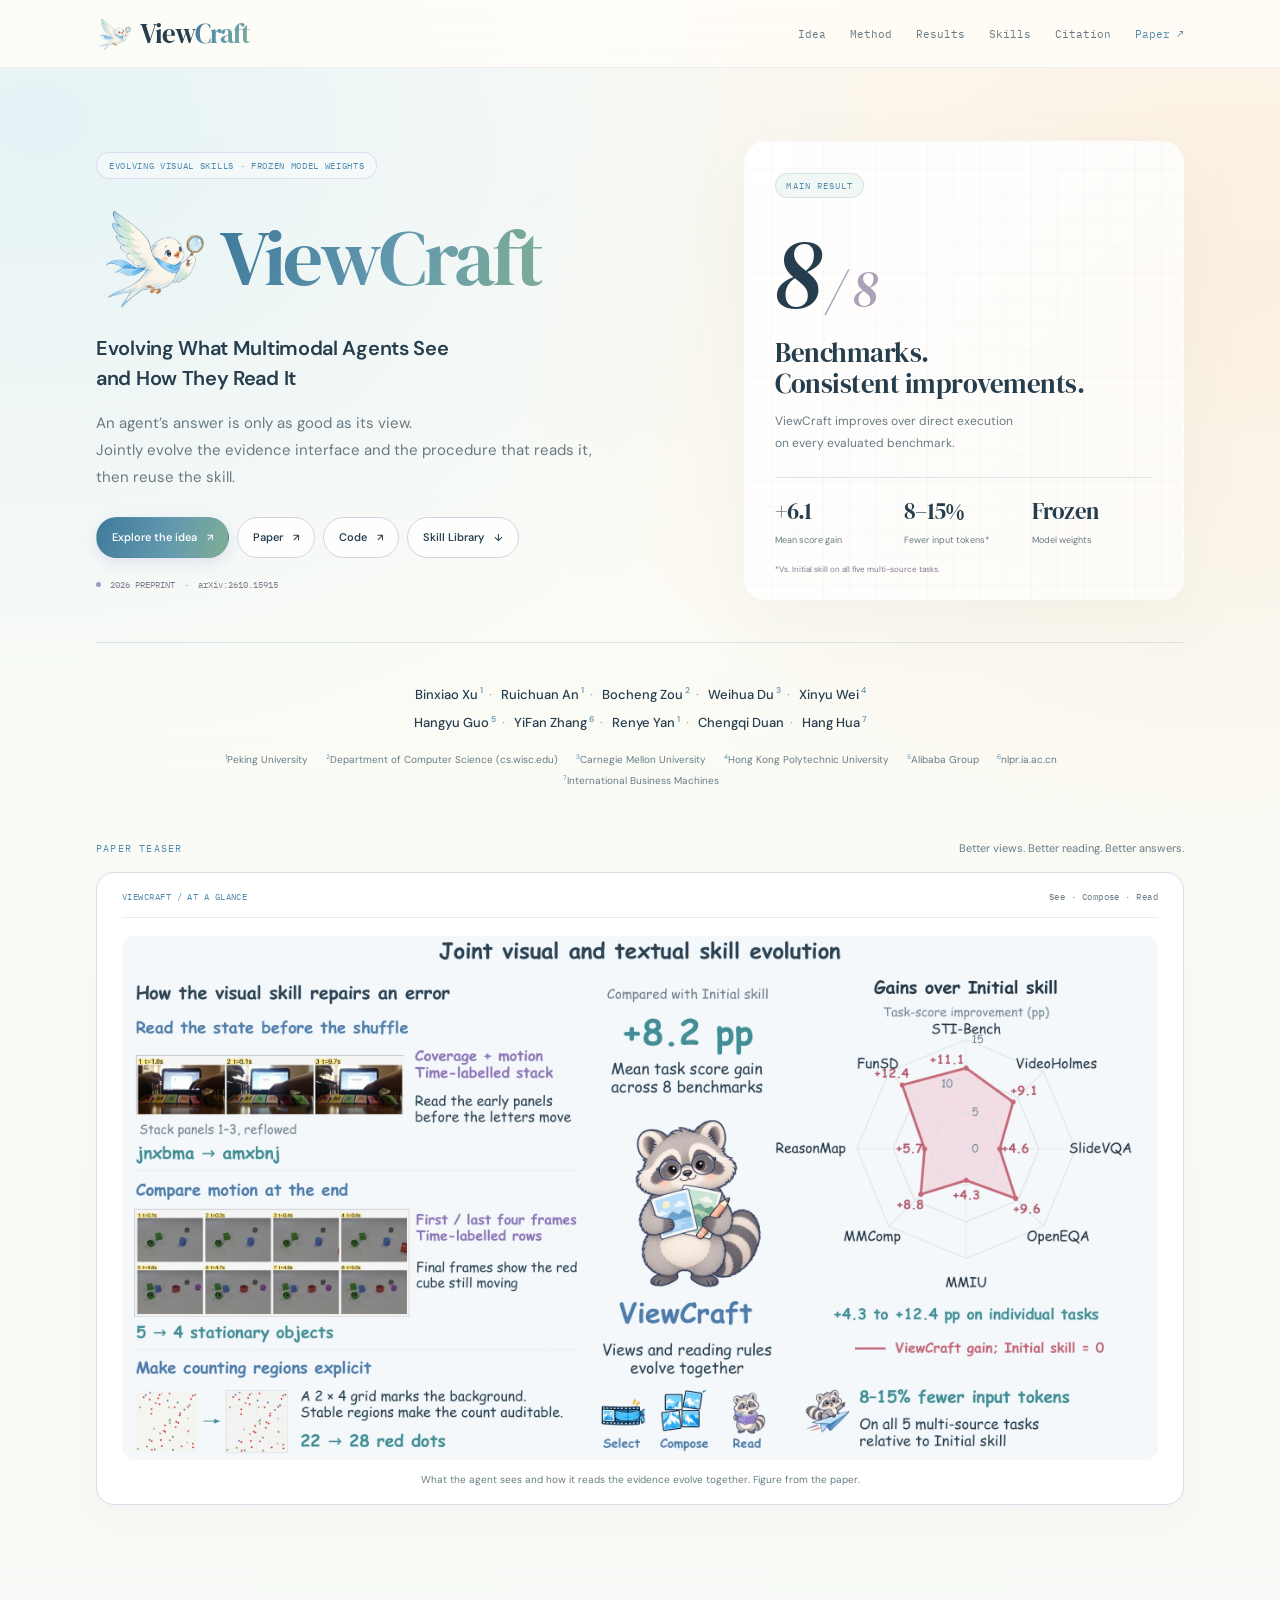
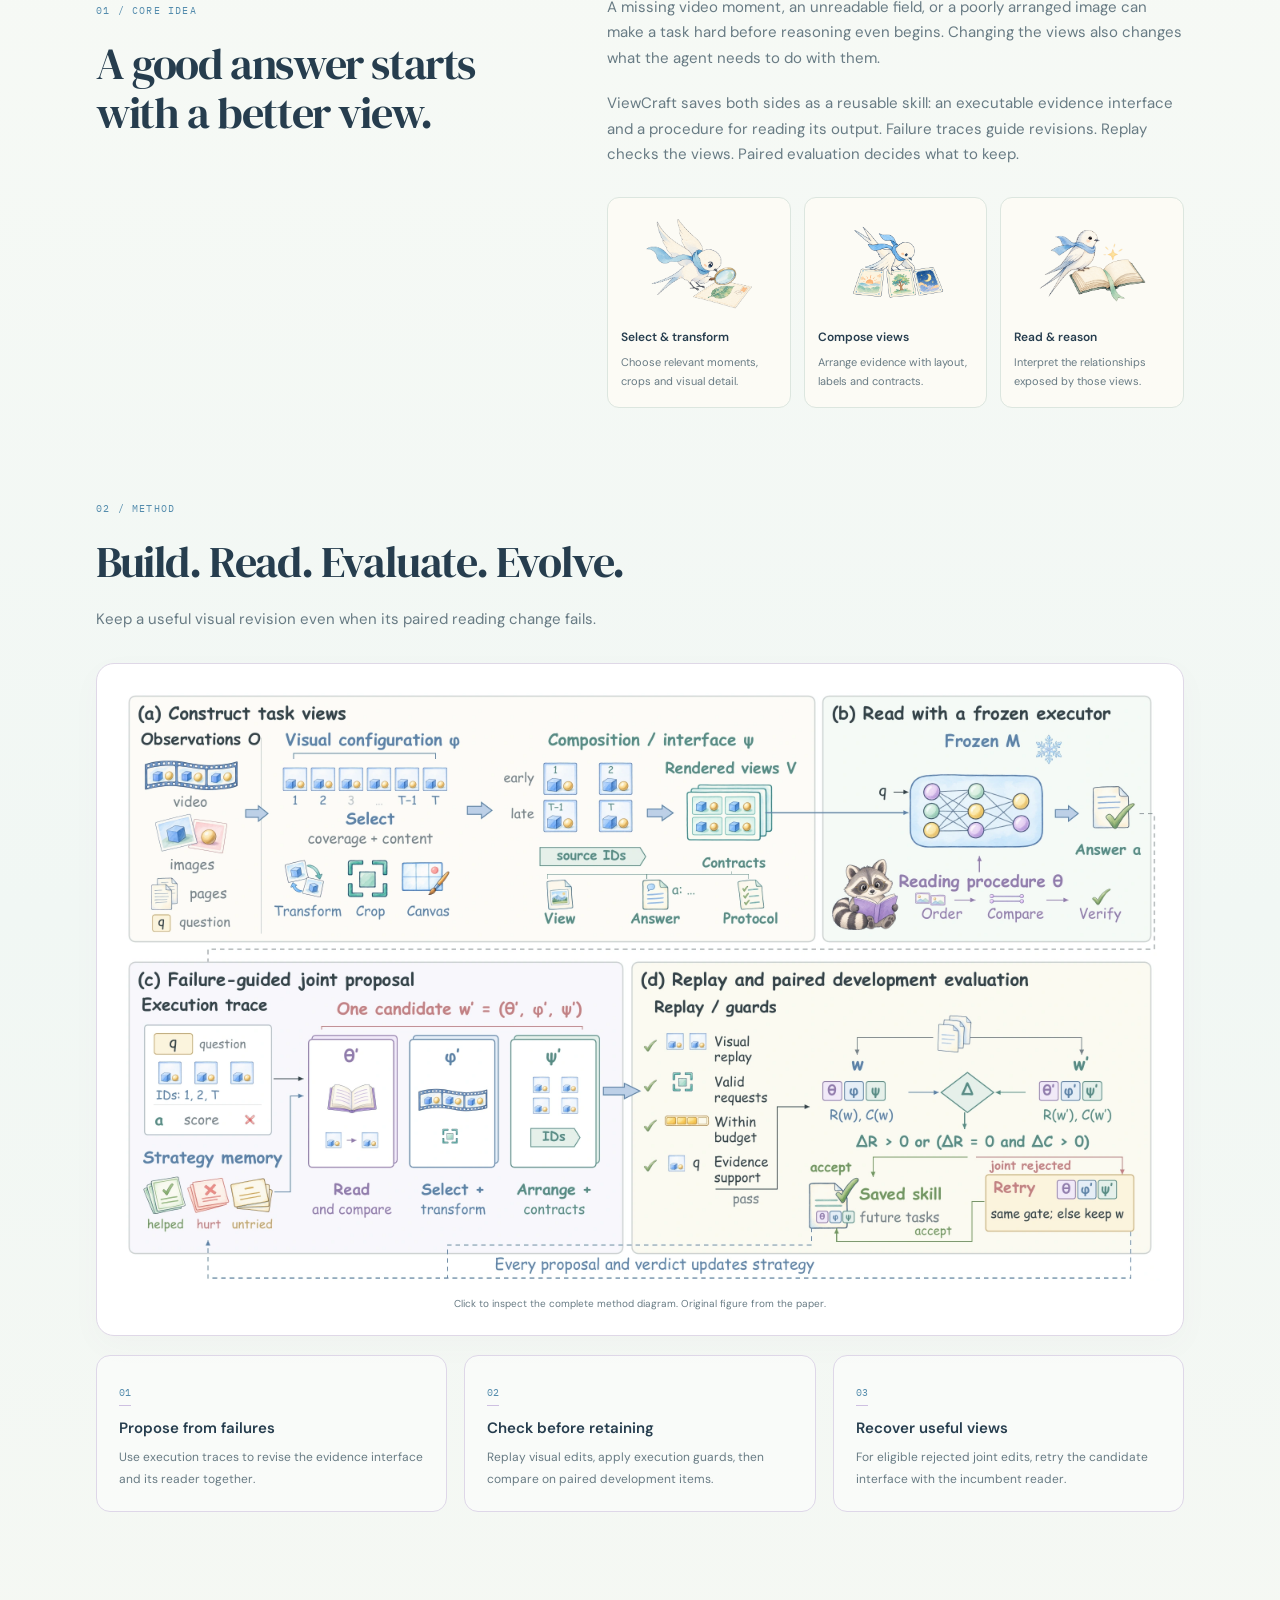
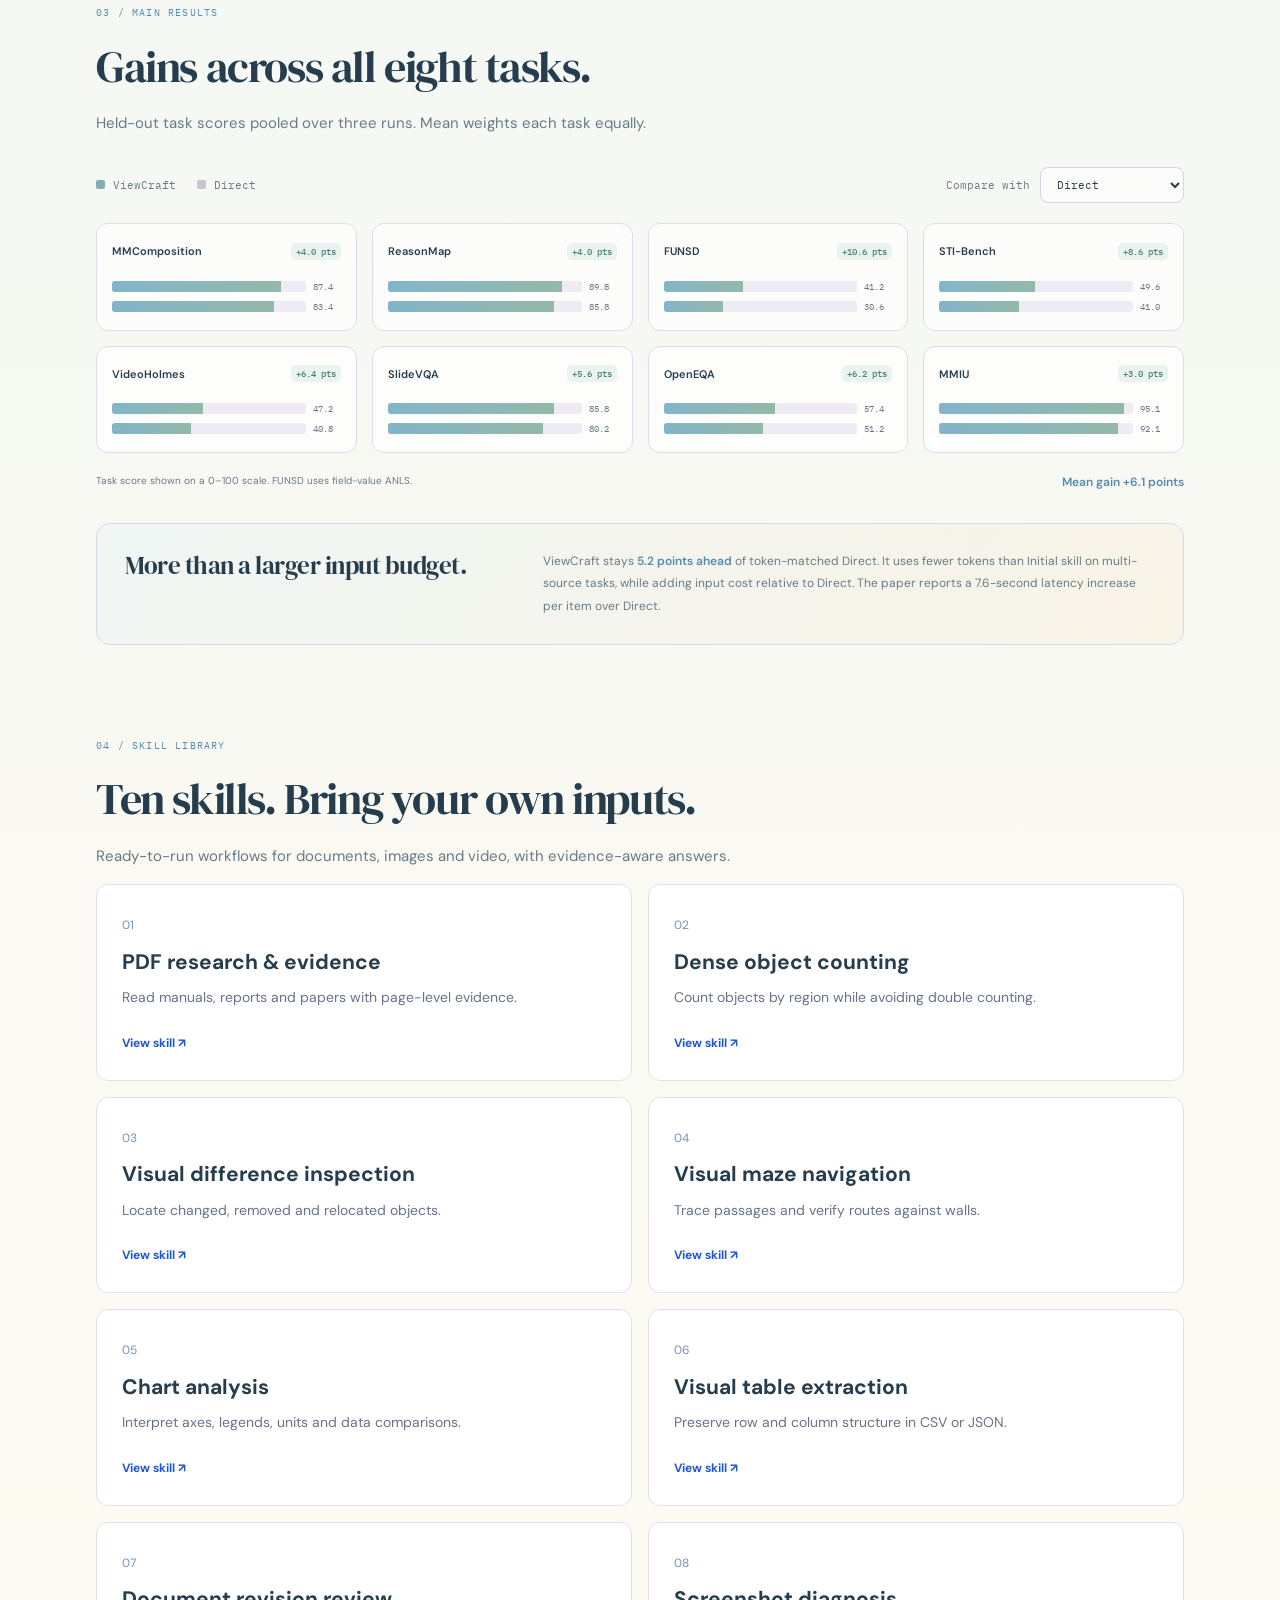
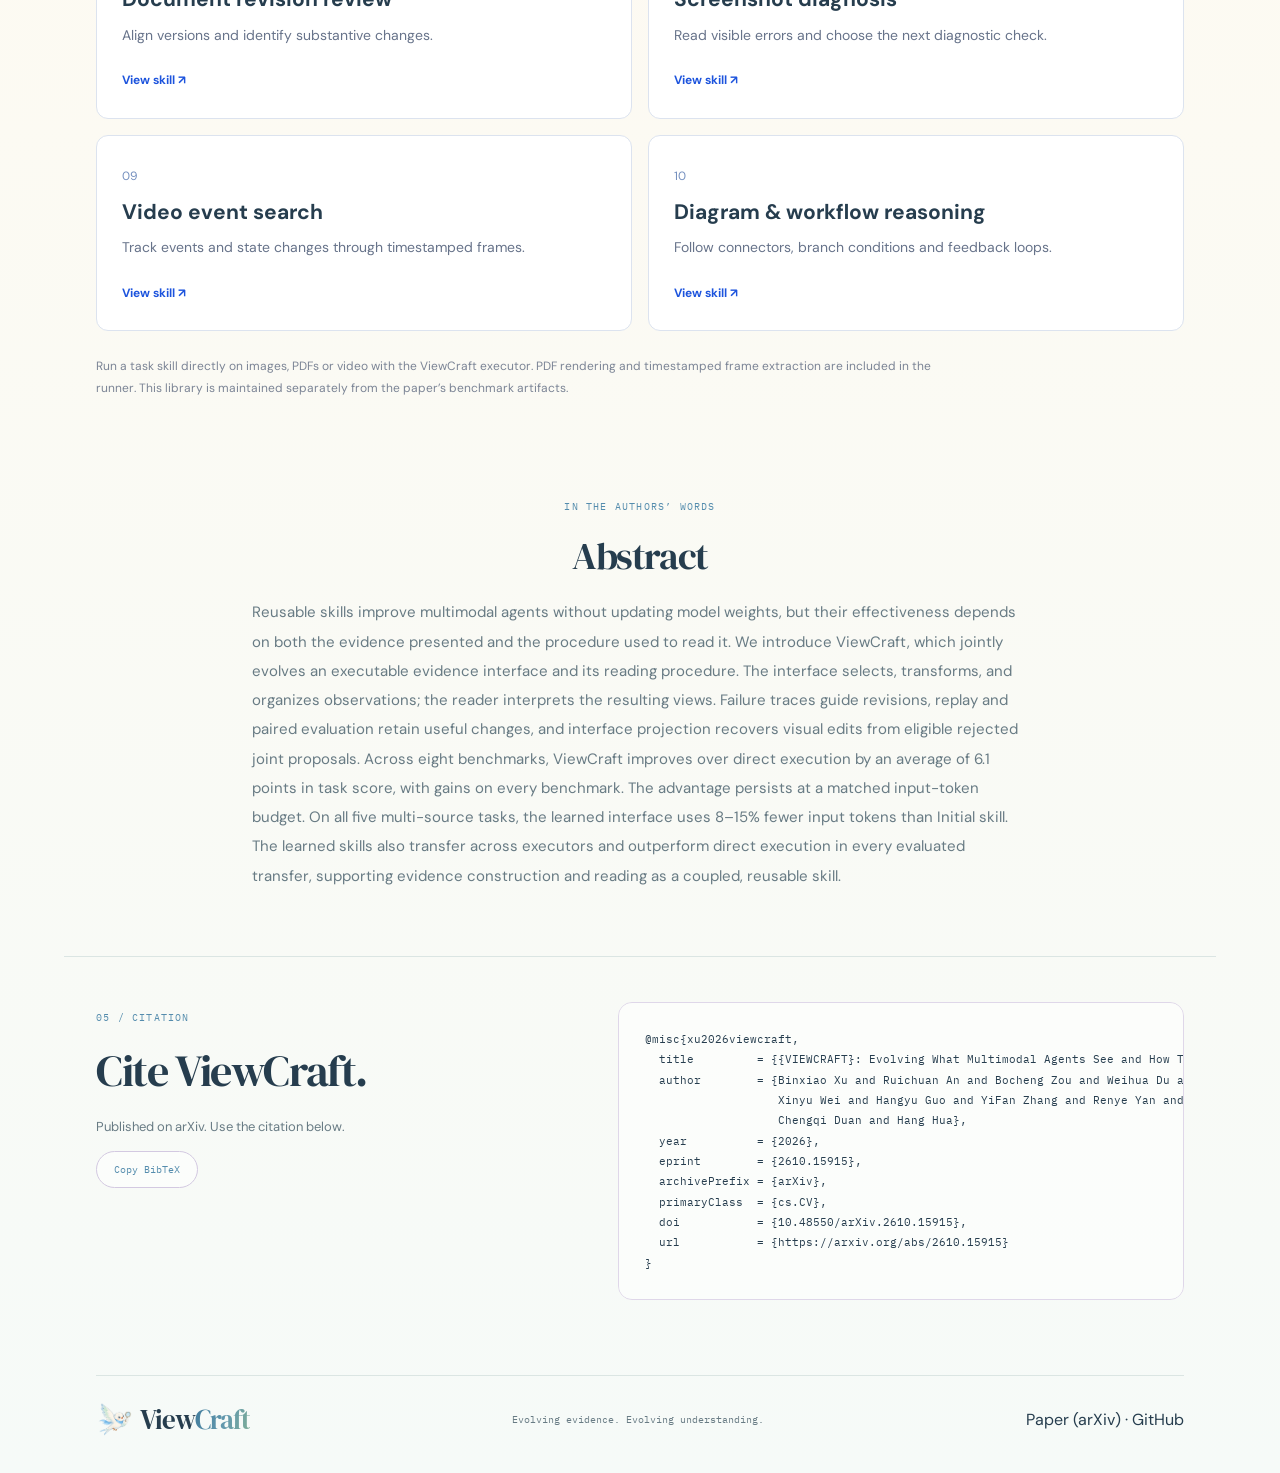
<file: website/index.html>
<!doctype html>
<html lang="en">
<head>
<meta charset="utf-8"><meta name="viewport" content="width=device-width,initial-scale=1">
<title>ViewCraft · Evolving what agents see</title>
<meta name="description" content="ViewCraft jointly evolves visual evidence interfaces and reading procedures for multimodal agents, without updating model weights.">
<link rel="icon" type="image/png" href="assets/brand/viewcraft-mark.png">
<link rel="stylesheet" href="style.css">
<link rel="canonical" href="https://little-fridge.github.io/ViewCraft-page/">
<meta property="og:title" content="ViewCraft: Evolving What Multimodal Agents See and How They Read It">
<meta property="og:description" content="Jointly evolve visual evidence and reading procedures for frozen multimodal agents.">
<meta property="og:image" content="https://little-fridge.github.io/ViewCraft-page/assets/brand/viewcraft-banner.png">
</head>
<body>
<header><div class="nav-inner"><a class="wordmark" href="#" aria-label="ViewCraft home"><img class="nav-mark" src="assets/brand/viewcraft-mark.png" alt="" width="36" height="36">View<span>Craft</span></a><nav aria-label="Main navigation"><a href="#idea">Idea</a><a href="#method">Method</a><a href="#results">Results</a><a href="#skills">Skills</a><a href="#citation">Citation</a><a class="nav-paper" href="https://arxiv.org/abs/2610.15915">Paper ↗</a></nav></div></header>
<main>
<section class="hero">
<div class="hero-grid"><div class="hero-intro">
<div class="hero-tag">EVOLVING VISUAL SKILLS · FROZEN MODEL WEIGHTS</div>
<div class="hero-brand"><img src="assets/brand/viewcraft-mark.png" alt="" width="96" height="96"><h1>ViewCraft</h1></div>
<p class="hero-title">Evolving What Multimodal Agents See<br> and How They Read It</p>
<p class="hero-copy">An agent’s answer is only as good as its view.<br> Jointly evolve the evidence interface and the procedure that reads it, then reuse the skill.</p>
<div class="actions"><a class="primary" href="#idea">Explore the idea <span>↗</span></a><a href="https://arxiv.org/abs/2610.15915">Paper <span>↗</span></a><a href="https://github.com/Little-Fridge/ViewCraft">Code <span>↗</span></a><a href="#skills">Skill Library <span>↓</span></a></div>
<div class="preprint-note"><span></span> 2026 PREPRINT <i>·</i> arXiv:2610.15915</div>
</div><aside class="hero-result" aria-label="Main result">
<span class="result-pill">MAIN RESULT</span><div class="big-result">8<span>/ 8</span></div><h2>Benchmarks.<br> Consistent improvements.</h2><p>ViewCraft improves over direct execution<br> on every evaluated benchmark.</p><div class="hero-stats"><div><strong>+6.1</strong><span>Mean score gain</span></div><div><strong>8–15%</strong><span>Fewer input tokens*</span></div><div><strong>Frozen</strong><span>Model weights</span></div></div><small>*Vs. Initial skill on all five multi-source tasks.</small></aside></div>
<div class="author-block"><div class="authors">Binxiao Xu<sup>1</sup><span>·</span> Ruichuan An<sup>1</sup><span>·</span> Bocheng Zou<sup>2</sup><span>·</span> Weihua Du<sup>3</sup><span>·</span> Xinyu Wei<sup>4</sup><br> Hangyu Guo<sup>5</sup><span>·</span> YiFan Zhang<sup>6</sup><span>·</span> Renye Yan<sup>1</sup><span>·</span> Chengqi Duan<span>·</span> Hang Hua<sup>7</sup></div>
<div class="affiliations"><span><sup>1</sup>Peking University</span><span><sup>2</sup>Department of Computer Science (cs.wisc.edu)</span><span><sup>3</sup>Carnegie Mellon University</span><span><sup>4</sup>Hong Kong Polytechnic University</span><span><sup>5</sup>Alibaba Group</span><span><sup>6</sup>nlpr.ia.ac.cn</span><span><sup>7</sup>International Business Machines</span></div>
</div>
<div class="teaser-heading"><span class="eyebrow">PAPER TEASER</span><span>Better views. Better reading. Better answers.</span></div>
<figure class="hero-figure"><div class="figure-bar"><span class="figure-label">VIEWCRAFT / AT A GLANCE</span><span>See · Compose · Read</span></div><img src="assets/overview.webp" width="2400" height="1214" alt="ViewCraft overview: temporal frame selection, motion comparison and counting grids, with gains across eight benchmarks"><figcaption>What the agent sees and how it reads the evidence evolve together. Figure from the paper.</figcaption></figure>
</section>
<section id="idea" class="idea section"><div class="section-heading"><span class="eyebrow">01 / Core idea</span><h2>A good answer starts<br> with a better view.</h2></div><div class="idea-body"><p>A missing video moment, an unreadable field, or a poorly arranged image can make a task hard before reasoning even begins. Changing the views also changes what the agent needs to do with them.</p><p>ViewCraft saves both sides as a reusable skill: an executable evidence interface and a procedure for reading its output. Failure traces guide revisions. Replay checks the views. Paired evaluation decides what to keep.</p><div class="components"><div><img class="concept-icon" src="assets/brand/see-icon.png" alt="" width="72" height="72"><h3>Select & transform</h3><p>Choose relevant moments, crops and visual detail.</p></div><div><img class="concept-icon" src="assets/brand/arrange-icon.png" alt="" width="72" height="72"><h3>Compose views</h3><p>Arrange evidence with layout, labels and contracts.</p></div><div><img class="concept-icon" src="assets/brand/read-icon.png" alt="" width="72" height="72"><h3>Read & reason</h3><p>Interpret the relationships exposed by those views.</p></div></div></div></section>
<section id="method" class="section method"><div class="section-heading"><span class="eyebrow">02 / Method</span><h2>Build. Read. Evaluate. Evolve.</h2><p>Keep a useful visual revision even when its paired reading change fails.</p></div><figure class="paper-figure"><a href="assets/method.webp" target="_blank" rel="noopener" aria-label="Open method diagram at full resolution"><img loading="lazy" src="assets/method.webp" alt="ViewCraft pipeline: evidence construction, frozen executor, failure-guided proposals, replay screening, paired evaluation and interface projection"></a><figcaption>Click to inspect the complete method diagram. Original figure from the paper.</figcaption></figure><div class="method-notes"><div><span>01</span><h3>Propose from failures</h3><p>Use execution traces to revise the evidence interface and its reader together.</p></div><div><span>02</span><h3>Check before retaining</h3><p>Replay visual edits, apply execution guards, then compare on paired development items.</p></div><div><span>03</span><h3>Recover useful views</h3><p>For eligible rejected joint edits, retry the candidate interface with the incumbent reader.</p></div></div></section>
<section id="results" class="results section"><div class="section-heading"><span class="eyebrow">03 / Main results</span><h2>Gains across all eight tasks.</h2><p>Held-out task scores pooled over three runs. Mean weights each task equally.</p></div><div class="result-toolbar"><div class="legend"><span class="blue"></span>ViewCraft<span class="gray"></span><span id="legend-baseline">Direct</span></div><label>Compare with <select id="baseline"><option value="direct">Direct</option><option value="initial">Initial skill</option><option value="text">Text-only</option><option value="interface">Interface-only</option></select></label></div><div id="chart" class="chart" aria-label="Benchmark task-score comparison"></div><div class="results-foot"><span>Task score shown on a 0–100 scale. FUNSD uses field-value ANLS.</span><strong id="mean-gain">Mean gain +6.1 points</strong></div><div class="takeaway"><h3>More than a larger input budget.</h3><p>ViewCraft stays <b>5.2 points ahead</b> of token-matched Direct. It uses fewer tokens than Initial skill on multi-source tasks, while adding input cost relative to Direct. The paper reports a 7.6-second latency increase per item over Direct.</p></div></section>
<section id="skills" class="section"><div class="section-heading"><span class="eyebrow">04 / Skill library</span><h2>Ten skills. Bring your own inputs.</h2><p>Ready-to-run workflows for documents, images and video, with evidence-aware answers.</p></div><div class="skill-grid"><a class="skill-card" href="https://github.com/Little-Fridge/ViewCraft/tree/main/skill-library/pdf-reading"><span>01</span><h3>PDF research & evidence</h3><p>Read manuals, reports and papers with page-level evidence.</p><b>View skill ↗</b></a><a class="skill-card" href="https://github.com/Little-Fridge/ViewCraft/tree/main/skill-library/dense-counting"><span>02</span><h3>Dense object counting</h3><p>Count objects by region while avoiding double counting.</p><b>View skill ↗</b></a><a class="skill-card" href="https://github.com/Little-Fridge/ViewCraft/tree/main/skill-library/spot-differences"><span>03</span><h3>Visual difference inspection</h3><p>Locate changed, removed and relocated objects.</p><b>View skill ↗</b></a><a class="skill-card" href="https://github.com/Little-Fridge/ViewCraft/tree/main/skill-library/maze-solving"><span>04</span><h3>Visual maze navigation</h3><p>Trace passages and verify routes against walls.</p><b>View skill ↗</b></a><a class="skill-card" href="https://github.com/Little-Fridge/ViewCraft/tree/main/skill-library/chart-reading"><span>05</span><h3>Chart analysis</h3><p>Interpret axes, legends, units and data comparisons.</p><b>View skill ↗</b></a><a class="skill-card" href="https://github.com/Little-Fridge/ViewCraft/tree/main/skill-library/table-extraction"><span>06</span><h3>Visual table extraction</h3><p>Preserve row and column structure in CSV or JSON.</p><b>View skill ↗</b></a><a class="skill-card" href="https://github.com/Little-Fridge/ViewCraft/tree/main/skill-library/document-comparison"><span>07</span><h3>Document revision review</h3><p>Align versions and identify substantive changes.</p><b>View skill ↗</b></a><a class="skill-card" href="https://github.com/Little-Fridge/ViewCraft/tree/main/skill-library/screenshot-troubleshooting"><span>08</span><h3>Screenshot diagnosis</h3><p>Read visible errors and choose the next diagnostic check.</p><b>View skill ↗</b></a><a class="skill-card" href="https://github.com/Little-Fridge/ViewCraft/tree/main/skill-library/video-event-localization"><span>09</span><h3>Video event search</h3><p>Track events and state changes through timestamped frames.</p><b>View skill ↗</b></a><a class="skill-card" href="https://github.com/Little-Fridge/ViewCraft/tree/main/skill-library/diagram-understanding"><span>10</span><h3>Diagram & workflow reasoning</h3><p>Follow connectors, branch conditions and feedback loops.</p><b>View skill ↗</b></a></div><p class="library-note">Run a task skill directly on images, PDFs or video with the ViewCraft executor. PDF rendering and timestamped frame extraction are included in the runner. This library is maintained separately from the paper’s benchmark artifacts.</p></section>
<section class="abstract-section section"><span class="eyebrow">In the authors’ words</span><h2>Abstract</h2><p>Reusable skills improve multimodal agents without updating model weights, but their effectiveness depends on both the evidence presented and the procedure used to read it. We introduce ViewCraft, which jointly evolves an executable evidence interface and its reading procedure. The interface selects, transforms, and organizes observations; the reader interprets the resulting views. Failure traces guide revisions, replay and paired evaluation retain useful changes, and interface projection recovers visual edits from eligible rejected joint proposals. Across eight benchmarks, ViewCraft improves over direct execution by an average of 6.1 points in task score, with gains on every benchmark. The advantage persists at a matched input-token budget. On all five multi-source tasks, the learned interface uses 8–15% fewer input tokens than Initial skill. The learned skills also transfer across executors and outperform direct execution in every evaluated transfer, supporting evidence construction and reading as a coupled, reusable skill.</p></section>
<section id="citation" class="citation section"><div><span class="eyebrow">05 / Citation</span><h2>Cite ViewCraft.</h2><p>Published on arXiv. Use the citation below.</p><button id="copy-citation">Copy BibTeX</button><span id="copy-status" role="status"></span></div><pre id="bibtex">@misc{xu2026viewcraft,
  title         = {{VIEWCRAFT}: Evolving What Multimodal Agents See and How They Read It},
  author        = {Binxiao Xu and Ruichuan An and Bocheng Zou and Weihua Du and
                   Xinyu Wei and Hangyu Guo and YiFan Zhang and Renye Yan and
                   Chengqi Duan and Hang Hua},
  year          = {2026},
  eprint        = {2610.15915},
  archivePrefix = {arXiv},
  primaryClass  = {cs.CV},
  doi           = {10.48550/arXiv.2610.15915},
  url           = {https://arxiv.org/abs/2610.15915}
}</pre></section>
</main><footer><a class="wordmark" href="#"><img class="nav-mark" src="assets/brand/viewcraft-mark.png" alt="" width="36" height="36">View<span>Craft</span></a><p>Evolving evidence. Evolving understanding.</p><div><a href="https://arxiv.org/abs/2610.15915">Paper (arXiv)</a> · <a href="https://github.com/Little-Fridge/ViewCraft">GitHub</a></div></footer>
<script src="script.js"></script>
</body></html>
</file>
<file: website/style.css>
@import url('https://fonts.googleapis.com/css2?family=DM+Sans:wght@400;450;500;550;600;650;700&family=DM+Serif+Display:ital@0;1&family=IBM+Plex+Mono:wght@400;500&display=swap');
:root{--ink:#263d4e;--muted:#687b84;--blue:#548cad;--line:#dbe5e3;--teal:#4d8b78;--serif:'DM Serif Display',Georgia,serif;--mono:'IBM Plex Mono',monospace;--gradient:linear-gradient(110deg,#437d9d 5%,#6399ae 55%,#7aab99 92%)}
*{box-sizing:border-box}html{scroll-behavior:smooth;scroll-padding-top:95px}body{margin:0;color:var(--ink);font-family:'DM Sans',sans-serif;font-size:16px;line-height:1.7;background:radial-gradient(ellipse 850px 650px at 3% 120px,#dceff5bb,transparent),radial-gradient(ellipse 750px 640px at 95% 260px,#f9e9d5aa,transparent),linear-gradient(180deg,#fffdf7,#f1f7f4 40%,#fdfaf2 75%,#f6faf8)}a{color:inherit;text-decoration:none}button,select{font:inherit}a,button,select{-webkit-tap-highlight-color:transparent}a:focus-visible,button:focus-visible,select:focus-visible{outline:3px solid #7553c4;outline-offset:5px}header{position:sticky;top:0;z-index:10;border-bottom:1px solid #dcd7e875;background:#fffdf7dd;backdrop-filter:blur(18px)}.nav-inner{max-width:1152px;padding:15px 32px;margin:auto;display:flex;align-items:center;justify-content:space-between}.wordmark{font:27px var(--serif);letter-spacing:-1px;white-space:nowrap}.wordmark span{background:var(--gradient);background-clip:text;-webkit-background-clip:text;color:transparent}nav{display:flex;gap:24px;font:11px var(--mono);color:var(--muted)}nav a:hover{color:var(--blue)}.nav-paper{color:var(--blue)}main{max-width:1152px;margin:auto}.hero{padding:73px 32px 0}.hero-grid{display:grid;grid-template-columns:1.35fr 1fr;align-items:center;gap:55px}.hero-tag,.eyebrow,.label{font:10px var(--mono);letter-spacing:.12em;color:var(--blue);text-transform:uppercase}.hero-tag{display:inline-block;border:1px solid #baa9d958;border-radius:20px;padding:7px 12px;background:#fff6;letter-spacing:.075em;font-size:9px}h1{font:clamp(67px,7.3vw,101px)/1.04 var(--serif);letter-spacing:-4px;margin:23px 0 19px;background:var(--gradient);background-clip:text;-webkit-background-clip:text;color:transparent}h2{font-family:var(--serif);font-weight:400;line-height:1.13;font-size:44px;letter-spacing:-1.4px;margin:17px 0 20px}h3{line-height:1.35}.hero-title{font-size:20px;font-weight:600;line-height:1.5;margin:0 0 17px;letter-spacing:-.3px}.hero-copy{color:var(--muted);font-size:15px;line-height:1.8;margin:0;max-width:520px}.actions{display:flex;gap:8px;flex-wrap:wrap;margin:26px 0 21px}.actions>*{display:flex;align-items:center;gap:10px;font-size:11px;font-weight:550;padding:10px 15px;border:1px solid #d7d0e3;border-radius:30px;background:#fffc;transition:transform .2s,box-shadow .2s}.actions>a:hover{transform:translateY(-2px);box-shadow:0 5px 16px #71618b15}.actions .primary{background:var(--gradient);color:white;border-color:transparent;box-shadow:0 5px 15px #7b6ac729}.actions span{font-size:10px}.actions button:disabled{background:#302d3b;color:#e3dfe8;border-color:#302d3b;cursor:default}.actions button span{color:#b9b2c5;font-size:9px}.preprint-note{font:9px var(--mono);color:#827b90;display:flex;gap:9px;align-items:center}.preprint-note>span{width:5px;height:5px;border-radius:50%;background:#a597c5}.preprint-note i{font-style:normal}.hero-result{border:1px solid #fff;border-radius:22px;background:linear-gradient(145deg,#fffffff5,#ffffffa3);box-shadow:0 18px 65px #8871a514;padding:28px 30px 22px;position:relative;overflow:hidden}.hero-result:before{content:'';position:absolute;inset:0;background-image:linear-gradient(#85789909 1px,transparent 1px),linear-gradient(90deg,#85789909 1px,transparent 1px);background-size:26px 26px;pointer-events:none}.hero-result>*{position:relative}.result-pill{font:9px var(--mono);letter-spacing:.12em;border:1px solid #dfd7ed;border-radius:20px;padding:6px 10px;color:var(--blue);background:#f7f3fc}.big-result{font:italic 100px/1 var(--serif);letter-spacing:-7px;margin:25px 0 15px}.big-result span{font-size:53px;color:#aaa0b8;letter-spacing:-3px;margin-left:10px}.hero-result h2{font:400 27px/1.15 var(--serif);letter-spacing:-.5px;margin:0 0 12px}.hero-result>p{font-size:12px;line-height:1.8;color:var(--muted);margin:0 0 23px}.hero-stats{display:grid;grid-template-columns:repeat(3,1fr);border-top:1px solid var(--line);padding-top:17px;gap:8px}.hero-stats strong{display:block;font:23px var(--serif);letter-spacing:-.7px}.hero-stats span{font-size:9px;color:var(--muted);display:block;margin-top:7px;line-height:1.4}.hero-result small{display:block;color:#81788e;font-size:8px;margin-top:16px}.author-block{padding:38px 10px 26px;margin-top:42px;border-top:1px solid var(--line);text-align:center}.authors{font-size:13px;line-height:2.2;font-weight:500}.authors span{padding:0 6px;color:#b6adbf}.authors sup,sup{font-size:.65em;color:var(--blue);padding-left:2px}.affiliations{display:flex;justify-content:center;gap:3px 16px;flex-wrap:wrap;max-width:850px;margin:13px auto 0;font-size:10px;color:var(--muted);line-height:1.8}.teaser-heading{display:flex;justify-content:space-between;align-items:center;margin:23px 0 14px}.teaser-heading>span:last-child{font-size:11px;color:var(--muted)}figure{margin:0}.hero-figure,.paper-figure{background:#fff;border:1px solid #dfd8e7;border-radius:18px;padding:18px 25px 16px;box-shadow:0 10px 30px #77628708;overflow:hidden}.figure-bar{display:flex;justify-content:space-between;padding-bottom:15px;border-bottom:1px solid #ede8f2;font:9px var(--mono);letter-spacing:.05em;color:var(--muted)}.figure-label{color:var(--blue)}.hero-figure img{display:block;width:100%;height:auto;margin:18px 0 11px}figcaption{font-size:10px;line-height:1.7;color:var(--muted);text-align:center}.section{padding:85px 32px 0}.section-heading>p{font-size:15px;color:var(--muted);max-width:710px}.idea{display:grid;grid-template-columns:1fr 1.28fr;gap:60px;padding-top:90px}.idea-body>p{font-size:15px;color:var(--muted);margin:0 0 20px}.components{display:grid;grid-template-columns:repeat(3,1fr);gap:13px;margin-top:29px}.components>div{background:#ffffff8c;border:1px solid #e3dcec;border-radius:12px;padding:16px 13px}.components b{font:italic 31px Georgia,serif;color:var(--blue)}.components h3{font-size:12px;font-weight:600;margin:10px 0 8px}.components p{font-size:11px;color:var(--muted);line-height:1.75;margin:0}.paper-figure{margin-top:30px;padding:23px}.paper-figure img{display:block;width:100%;height:auto;margin-bottom:14px}.method-notes{display:grid;grid-template-columns:repeat(3,1fr);gap:17px;margin-top:19px}.method-notes>div{border:1px solid #ded7e8;border-radius:14px;background:#fff8;padding:21px 22px}.method-notes span{font:10px var(--mono);color:var(--blue);display:inline-block;border-bottom:1px solid #cec0e1;padding-bottom:6px}.method-notes h3{font-size:15px;font-weight:600;margin:12px 0 9px}.method-notes p{font-size:12px;line-height:1.8;color:var(--muted);margin:0}.result-toolbar{display:flex;align-items:center;justify-content:space-between;margin:30px 0 20px;font:11px var(--mono)}.legend{display:flex;align-items:center;gap:8px;color:var(--muted)}.legend .gray{margin-left:13px}.legend>span.blue,.legend>span.gray{width:9px;height:9px;background:#9481cb;border-radius:2px}.legend>span.gray{background:#c9c3d4}.result-toolbar label{display:flex;gap:10px;align-items:center;color:var(--muted)}.result-toolbar select{background:#fff9;color:var(--ink);border:1px solid #d9d1e6;padding:9px 12px;border-radius:8px;font-size:11px}.chart{display:grid;grid-template-columns:repeat(4,1fr);gap:15px}.chart-row{background:#ffffffb8;border:1px solid #e1daed;border-radius:12px;padding:18px 15px}.bar-title{display:flex;justify-content:space-between;gap:5px;align-items:center;font-size:11px;font-weight:600;margin-bottom:20px}.gain{font:9px var(--mono);font-weight:500;color:#7855a8;background:#eee7f6;border-radius:5px;padding:3px 5px;white-space:nowrap}.bar-line{display:grid;grid-template-columns:1fr 28px;gap:7px;align-items:center;font:9px var(--mono);color:var(--muted);margin-top:9px}.bar-track{height:11px;overflow:hidden;background:#efebf4;border-radius:3px}.bar-fill{height:100%;background:linear-gradient(90deg,#88b6cf,#a28ccf);transition:width .35s}.baseline-bar{background:#cbc4d7}.results-foot{display:flex;justify-content:space-between;gap:15px;margin-top:19px;color:var(--muted);font-size:10px}.results-foot strong{font-size:12px;color:var(--blue);white-space:nowrap;font-weight:600}.takeaway{display:grid;grid-template-columns:.75fr 1.25fr;gap:50px;border:1px solid #ded4e9;background:linear-gradient(110deg,#e5f1f566,#efe1f566);border-radius:14px;padding:26px 28px;margin-top:30px}.takeaway h3{font:25px/1.25 var(--serif);letter-spacing:-.5px;margin:0}.takeaway p{font-size:12px;color:var(--muted);margin:0;line-height:1.9}.takeaway b{color:var(--blue);font-weight:600}.case-section .section-heading{display:grid;grid-template-columns:1fr 1fr;column-gap:50px}.case-section .eyebrow{grid-column:1/-1}.case-section .section-heading>p{align-self:center}.case-explorer{background:#ffffffc9;border:1px solid #dfd7e9;border-radius:16px;overflow:hidden;margin-top:22px}[role=tablist]{display:flex;padding:0 20px;gap:10px;border-bottom:1px solid var(--line);overflow-x:auto}[role=tab]{font:10px var(--mono);white-space:nowrap;color:var(--muted);background:none;border:0;border-bottom:2px solid transparent;padding:19px 16px;cursor:pointer}[role=tab][aria-selected=true]{border-bottom-color:var(--blue);color:var(--blue);background:#f3eef987}[role=tabpanel]{display:grid;grid-template-columns:1.1fr 1fr;min-height:430px}.case-visual{display:flex;align-items:center;justify-content:center;padding:30px;border-right:1px solid var(--line);background:#fff}.case-visual img{display:block;width:100%;max-height:390px;object-fit:contain}.case-story{padding:32px}.case-story h3{font:27px/1.2 var(--serif);letter-spacing:-.6px;margin:11px 0 23px}.case-story dl{font-size:13px}.case-story dt{font-weight:600;color:var(--blue);margin-top:15px}.case-story dd{margin:3px 0;color:var(--muted)}.answer{display:flex;gap:30px;border-top:1px solid var(--line);padding-top:18px;margin-top:20px}.answer span{display:block;font:9px var(--mono);color:var(--muted);margin-bottom:8px}.answer strong,.answer s{font-size:18px;line-height:1.4;display:block}.answer strong{color:var(--teal);font-weight:600}.answer s{color:#9a92a3;font-weight:400;text-decoration-thickness:1px}.case-source{font-size:9px;color:var(--muted);margin:20px 0 0}.abstract-section{max-width:840px;margin:auto;text-align:center;padding-top:80px}.abstract-section p{font-size:15px;line-height:1.95;color:var(--muted);text-align:left}.abstract-section h2{font-size:38px}.citation{display:grid;grid-template-columns:1fr 1.2fr;gap:50px;margin-top:65px;padding-top:45px;border-top:1px solid var(--line)}.citation p{color:var(--muted);font-size:13px;max-width:320px}.citation pre{font:11px/1.85 var(--mono);background:#fff9;border:1px solid #dfd7e9;border-radius:14px;padding:26px;margin:0;overflow-x:auto}.citation button{font:10px var(--mono);padding:11px 17px;border:1px solid #d3c9e1;border-radius:25px;background:#fff9;color:var(--blue);cursor:pointer}.citation button:hover{border-color:var(--blue)}#copy-status{font-size:11px;color:var(--teal);margin-left:10px}footer{max-width:1088px;margin:75px auto 0;padding:25px 0 35px;border-top:1px solid var(--line);display:flex;align-items:center;justify-content:space-between}footer p,footer>a:last-child{font:10px var(--mono);color:var(--muted)}
@media(max-width:1000px){.hero-grid{gap:30px;grid-template-columns:1.2fr 1fr}.hero-result{padding:25px}.hero-title{font-size:18px}.hero-copy{font-size:14px}.chart{grid-template-columns:repeat(2,1fr)}.idea{gap:35px}.components{gap:8px}.components>div{padding:13px 10px}.bar-title{font-size:12px}footer{margin-left:32px;margin-right:32px}}
@media(max-width:760px){.nav-inner{padding:14px 23px}nav{gap:18px;font-size:10px}nav a:nth-child(2),nav a:nth-child(5){display:none}.hero{padding:43px 23px 0}.hero-grid{grid-template-columns:1fr;gap:35px}.hero-intro{max-width:600px}h1{font-size:87px;margin-top:21px}.hero-title{font-size:21px}.hero-copy{font-size:15px}.hero-result{max-width:600px;padding:26px 30px}.big-result{font-size:83px;margin:20px 0 12px}.hero-result h2 br,.hero-result>p br{display:none}.hero-result h2{font-size:27px}.hero-stats strong{font-size:27px}.hero-stats span{font-size:10px}.hero-result small{font-size:9px}.author-block{margin-top:32px;padding:26px 0 16px}.section{padding:62px 23px 0}.idea{grid-template-columns:1fr;gap:15px}h2{font-size:38px}.idea h2 br{display:none}.components{gap:14px}.components>div{padding:18px}.method-notes{gap:11px}.method-notes>div{padding:17px 15px}.method-notes h3{font-size:13px}.method-notes p{font-size:11px}.case-section .section-heading{display:block}.case-story{padding:25px}.takeaway{gap:25px;padding:23px}.citation{grid-template-columns:1fr;gap:24px;margin-top:45px}.citation p{max-width:none}.citation pre{font-size:12px}.abstract-section{padding-top:60px}.abstract-section h2{font-size:36px}footer{margin:55px 23px 0}footer p{display:none}}
@media(max-width:480px){.wordmark{font-size:24px}nav{gap:16px;font-size:9px}nav a:nth-child(4){display:none}.hero-tag{font-size:8px;letter-spacing:.025em;padding:7px 10px}h1{font-size:75px;letter-spacing:-3.7px}.hero-title{font-size:18px}.hero-title br,.hero-copy br{display:none}.hero-copy{font-size:14px}.actions{gap:7px;margin-top:23px}.actions>*{padding:9px 13px;font-size:10px}.preprint-note{font-size:8px;gap:6px}.hero-result{padding:24px}.hero-stats strong{font-size:24px}.hero-stats span{font-size:9px}.authors{font-size:12px;line-height:2.2}.authors span{padding:0 3px}.affiliations{font-size:9px;gap:4px 12px}.teaser-heading{align-items:flex-start;gap:12px}.teaser-heading>span:last-child{font-size:9px;text-align:right;max-width:155px}.eyebrow{font-size:9px}.hero-figure{padding:14px 10px 12px;border-radius:12px}.figure-bar{font-size:7px;letter-spacing:0}.hero-figure figcaption,figcaption{font-size:9px}.hero-figure img{margin-top:12px}h2{font-size:35px;letter-spacing:-.9px}.section-heading>p,.idea-body>p{font-size:14px}.components{gap:8px}.components>div{padding:13px 10px}.components h3{font-size:11px}.components p{font-size:10px}.paper-figure{padding:12px;border-radius:12px}.method-notes{grid-template-columns:1fr}.method-notes>div{padding:20px 22px}.method-notes h3{font-size:15px}.method-notes p{font-size:12px}.method-notes span{float:left;margin:2px 16px 36px 0}.method-notes h3{margin:0 0 7px}.result-toolbar{font-size:9px;gap:10px}.result-toolbar label{font-size:0;gap:0}.result-toolbar select{font-size:10px;padding:7px 8px;max-width:125px}.legend{gap:5px}.legend .gray{margin-left:7px}.chart{gap:10px}.chart-row{padding:14px 11px}.bar-title{font-size:10px;display:block;margin-bottom:15px}.gain{display:inline-block;margin-top:8px;font-size:8px}.bar-track{height:9px}.bar-line{font-size:8px;gap:5px;grid-template-columns:1fr 25px}.results-foot{display:block;font-size:9px}.results-foot strong{display:block;margin-top:10px;font-size:12px}.takeaway{grid-template-columns:1fr;gap:14px}.takeaway h3{font-size:25px}[role=tablist]{padding:0 8px;gap:0}[role=tab]{font-size:9px;padding:17px 12px}[role=tabpanel]{grid-template-columns:1fr}.case-visual{padding:25px;border-right:0;border-bottom:1px solid var(--line);min-height:260px}.case-visual img{max-height:350px}.case-story{padding:24px}.case-story h3{font-size:26px}.abstract-section p{font-size:14px}.citation pre{font-size:9px;padding:20px}.citation{padding-top:35px}footer>a:last-child{font-size:9px}}
@media(prefers-reduced-motion:reduce){html{scroll-behavior:auto}*{transition:none!important}}

.skill-grid{display:grid;grid-template-columns:repeat(2,minmax(0,1fr));gap:16px}.skill-card{display:block;padding:25px;border:1px solid #dce3ef;border-radius:12px;background:white;text-decoration:none;color:inherit;transition:transform .15s,border-color .15s}.skill-card:hover{transform:translateY(-3px);border-color:#1d54dd}.skill-card>span{font-size:12px;color:#7590bf}.skill-card h3{font-size:21px;margin:10px 0}.skill-card p{font-size:14px;color:#67738a;line-height:1.7;margin:0 0 18px}.skill-card b{font-size:12px;color:#1d54dd}.library-note{font-size:12px;line-height:1.8;color:#7b8495;max-width:840px;margin-top:25px}@media(max-width:700px){.skill-grid{grid-template-columns:1fr}}

/* Shared ViewCraft brand assets. */
.wordmark{display:inline-flex;align-items:center}.nav-mark{object-fit:contain;margin-right:8px}.hero-brand{display:flex;align-items:center;gap:12px;margin:23px 0 19px}.hero-brand>img{flex-shrink:0;object-fit:contain}.hero-brand h1{font-size:clamp(58px,6.2vw,82px);margin:0;letter-spacing:-3px}.concept-icon{display:block;object-fit:contain;margin-bottom:14px}.components h3{margin-top:0}@media(max-width:700px){.hero-brand>img{width:64px;height:64px}.hero-brand{gap:8px}.hero-brand h1{font-size:58px}.nav-mark{width:30px;height:30px}.concept-icon{width:60px;height:60px}}@media(max-width:380px){.hero-brand h1{font-size:47px}.hero-brand>img{width:54px;height:54px}}

/* Watercolor illustration identity. */
.concept-icon{width:116px;height:100px;max-width:100%;margin:0 auto 15px}.components>div{background:#fffdf6b8;border-color:#dce6df}.hero-brand>img{width:112px;height:112px}.hero-result{box-shadow:0 18px 65px #698c7810}.result-pill{background:#f0f7f5;border-color:#d4e4dd}.gain{color:#4e817b;background:#eaf3ef}.bar-fill{background:linear-gradient(90deg,#82b5ca,#93b9a8)}.legend>span.blue{background:#82aeb8}.takeaway{background:linear-gradient(110deg,#e5f1f566,#f7ecd566)}@media(max-width:700px){.hero-brand>img{width:70px;height:70px}.concept-icon{width:82px;height:78px}}@media(max-width:380px){.hero-brand>img{width:56px;height:56px}}
</file>
